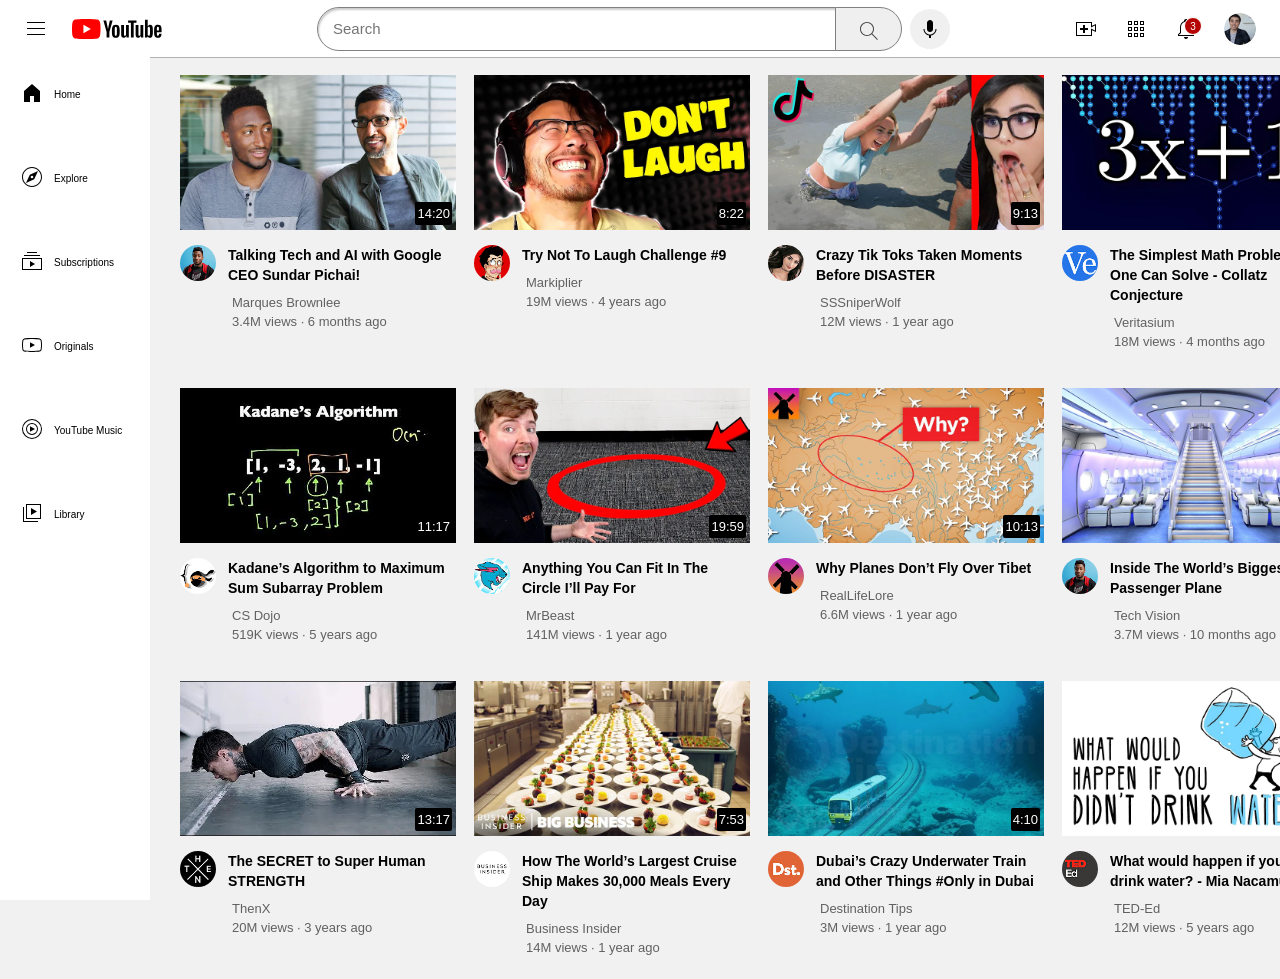
<file: index.html>
<!DOCTYPE html>
<html lang="en">
  <head>
    <meta charset="UTF-8">
    <meta name="viewport" content="width=device-width, initial-scale=1.0">
    <link rel="stylesheet" href="styles/header.css">
    <link rel="stylesheet" href="styles/sidebar.css">
    <link rel="stylesheet" href="styles/general.css">
    <link rel="stylesheet" href="styles/video.css">
    <title>YouTube</title>
  </head>
  <body>
    <header>
      <div class="left">
        <img class="hamburger icons" src="images/icons/hamburger-menu.svg">
        <img class="youtube-logo icons" src="images/icons/youtube-logo.svg">
      </div>

      <div class="middle">
        <input type="text" placeholder="Search">
        <button class="search-button help-tips">
          <img class="search-icon icons" src="images/icons/search.svg">
          <div class="tooltips">
            Search
          </div>
        </button>
        <button class="voice-button help-tips">
          <img class="icons" src="images/icons/voice-search-icon.svg">
          <div class="tooltips">
            Search with voice
          </div>
        </button>
      </div>

      <div class="right">
        <div class="help-tips">
          <img class="icons" src="images/icons/upload.svg">
          <div class="tooltips-right">
            Create
          </div>
        </div>
        <div class="help-tips">
          <img class="icons" src="images/icons/youtube-apps.svg">
          <div class="tooltips-right">
            YouTube apps
          </div>
        </div>
        <div class="help-tips">
          <img class="icons" src="images/icons/notifications.svg">
          <div class="notification-count">3</div>
          <div class="tooltips-right">
            Notifivations
          </div>
        </div>
        <img class="profile" src="images/channel-pictures/my-channel.jpeg">
      </div>
    </header>

    <nav>
      <div class="home">
        <img src="images/icons/home.svg">
        <p>
        Home
      </p>
      </div>

      <div class="explore">
        <img src="images/icons/explore.svg">
        <p>
          Explore
        </p>
      </div>

      <div class="sub">
        <img src="images/icons/subscriptions.svg">
        <p>
          Subscriptions
        </p>
      </div>

      <div class="orignal">
        <img src="images/icons/originals.svg">
        <p>
          Originals
        </p>
      </div>

      <div class="music">
        <img src="images/icons/youtube-music.svg">
        <p>
          YouTube Music
        </p>
      </div>

      <div class="library">
        <img src="images/icons/library.svg">
        <p>
          Library
        </p>
      </div>
    </nav>

    <main>
      <section class="video-grid js-video-grid"></section>
    </main>

    <script type="module" src="scripts/video.js"></script>
  </body>
</html>
</file>
<file: styles/header.css>
header {
  display: flex;
  height: 57px;
  justify-content: space-between;
  align-items: center;
  flex-direction: row;
  flex: 1;
  width: auto;
  margin: 0;
  position: fixed;
  right: 0;
  left: 0;
  top: 0;
  background-color: white;
  border-bottom: 1PX solid rgb(177, 177, 177);
  z-index: 100;
}

header p {
  margin: 0;
}

.icons,
nav img {
  height: 24px;
}

.left,
.middle,
.right {
  margin-right: 2px;
  align-items: center;
}

.left {
  width: 162px;
  display: flex;
  flex-direction: row;
}

.middle {
  display: flex;
  flex-direction: row;
  margin-left: 60px;
  flex-shrink: 1;
  flex-grow: 1;
  flex: 1;
  justify-content: center;
}

.right {
  justify-content: space-between;
  width: 182px;
  margin-left: 29px;
  margin-right: 24px;
  display: flex;
  flex-direction: row;
  flex-shrink: 0;
  min-width: none;
}

.hamburger {
  margin: 0 24px;
}

.youtube-logo {
  height: 20px;
}

input {
  height: 40px;
  width: 10px;
  max-width: 500px;
  flex-shrink: 1;
  flex-grow: 1;
  border: 1px solid gray;
  font-family: Arial;
  font-size: 15px;
  padding-left: 15px;
  border-top-left-radius: 22px;
  border-bottom-left-radius: 22px;
  outline: none;
  color: rgb(77, 77, 77);
  box-shadow:inset 1px 2px 2px rgb(204, 204, 204);
}

input::placeholder {
  font-family: Arial;
  font-size: 15px;
}

.search-button {
  height: 44px;
  width: 67px;
  margin-left: -1px;
  border-top-right-radius: 22px;
  border-bottom-right-radius: 22px;
  border: 1px solid gray;
  vertical-align: middle;
  margin-right: 8px;
  justify-content: center;
  align-items: center;
  padding-top: 5px;
}

.search-icon {
  opacity: 0.7;
}

.profile {
  height: 32px;
  border-radius: 50%;
}

.voice-button {
  height: 40px;
  width: 40px;
  border: 0;
  border-radius: 50%;
  display: flex;
  justify-content: center;
  align-items: center;
  background-color: rgb(240, 240, 240);
}

.icons:hover,
header button:hover {
  cursor: pointer;
}

header button:hover {
  background-color: rgb(224, 224, 224);
}

header button:active {
  background-color: rgb(210, 210, 210);
}

.help-tips {
  position: relative;
  display: flex;
  justify-content: center;
}

.help-tips:hover {
  .tooltips,
  .tooltips-right {
    opacity: 0.9;
    transition: 0.3s;
  }
}

.tooltips,
.tooltips-right {
  position: absolute;
  background-color: rgb(68, 68, 68);
  color: white;
  padding: 6px 8px;
  font-size: 13px;
  opacity: 0;
  border-radius: 3px;
  top: 60px;
  pointer-events: none;
  white-space: nowrap;
}

.tooltips-right {
  top: 45px;
}

.notification-count {
  background-color: rgb(182, 4, 4);
  color: white;
  position: absolute;
  margin: 0;
  display: flex;
  align-items: center;
  justify-content: center;
  border: 1px solid white;
  height: 15px;
  width: 15px;
  padding-left: 1px;
  padding-top: 1px;
  right: -3.5px;
  border-radius: 50%;
  font-size: 10px;
  pointer-events: none;
}
</file>
<file: styles/sidebar.css>
nav {
  position: fixed;
  top: 57px;
  bottom: 0;
  left: 0;
  width: 72px;
  background-color: white;
  flex-direction: column;
  overflow: auto;
  scrollbar-width: none;
  z-index: 200;
}

nav div {
  display: flex;
  flex-direction: column;
  margin-bottom: 12px;
  align-items: center;
  justify-content: center;
  height: 72px;
}

nav div p {
  font-size: 10px;
  white-space: nowrap;
  margin: 0;
  margin-top: 10px;
}

nav div:hover {
  background-color: rgb(214, 214, 214);
  cursor: pointer;
}
</file>
<file: styles/general.css>
body {
  margin: 0;
  font-family: Arial;
  background-color: rgb(241, 241, 241);
  margin-left: 93px;
  margin-top: 75px;
  margin-bottom: 20px;
  margin-right: 30px;
}
/*
@media (min-width: 750px) {
  .video-grid {
    grid-template-columns: 1fr 1fr 1fr 1fr;
  }
}

@media (min-width: 751px) and (max-width: 999px) {
  .video-grid {
    grid-template-columns: 1fr 1fr 1fr;
  }
}

@media (max-width: 1000px) {
  .video-grid {
    grid-template-columns: 1fr 1fr;
  }
}*/


/* For 2 columns: screens between 500px and 750px 
@media (min-width: 500px) and (max-width: 750px) {
  .video-grid {
    grid-template-columns: 1fr 1fr;
  }
}*/

/* For 3 columns: 751px - 999px 
@media (min-width: 751px) and (max-width: 999px) {
  .video-grid {
    grid-template-columns: 1fr 1fr 1fr;
  }
}*/

/* For 4 columns: 1000px and above 
@media (min-width: 1000px) {
  .video-grid {
    grid-template-columns: 1fr 1fr 1fr 1fr;
  }
}*/

@media (max-width: 869px) {
  .video-grid {
    grid-template-columns: 1fr 1fr;
  }
}

@media (min-width: 870px) and (max-width: 1099px) {
  .video-grid {
    grid-template-columns: 1fr 1fr 1fr;
  }
}

@media (min-width: 1100px) {
  .video-grid {
    grid-template-columns: 1fr 1fr 1fr 1fr;
  }

  nav {
    position: fixed;
    top: 57px;
    bottom: 0;
    left: 0;
    width: 150px;
    background-color: white;
    flex-direction: column;
    overflow: auto;
    scrollbar-width: none;
    z-index: 200;
  }
  
  nav div {
    display: flex;
    flex-direction: row;
    margin-bottom: 12px;
    align-items: center;
    justify-content: start;
    padding-left: 20PX;
    height: 72px;
  }

  nav img {
    margin-right: 10px;
  }

  nav p {
    padding-bottom: 7px;
  }

  body {
    margin-left: 180px;
  }
}
</file>
<file: styles/video.css>
.video-grid {
  display: grid;
  column-gap: 18px;
  row-gap: 35px;
}

.thumbnail-div {
  position: relative;
}

.thumbnail {
  cursor: pointer;
  width: 100%;
  object-fit: contain;
}

.video-time {
  position: absolute;
  background-color: black;
  color: white;
  padding: 4px 2px;
  font-size: 13px;
  border-radius: 2px;
  right: 4px;
  bottom: 9px;
}

.profile-pic {
  width: 36px;
  border-radius: 50%;
  cursor: pointer;
}

main p {
  font-size: 14px;
  margin: 0;
}

.video-title {
  width: auto;
  font-weight: bolder;
  line-height: 20px;
  margin-bottom: 10px;
}

.video-details {
  display: grid;
  grid-template-columns: 48px 1fr;
  width: 276px;
  margin-top: 11px;
}

.others {
  font-size: 13px;
  color: rgb(97, 97, 97);
  margin: 4PX;
}

.f {
  margin-bottom: 2px;
}
</file>
